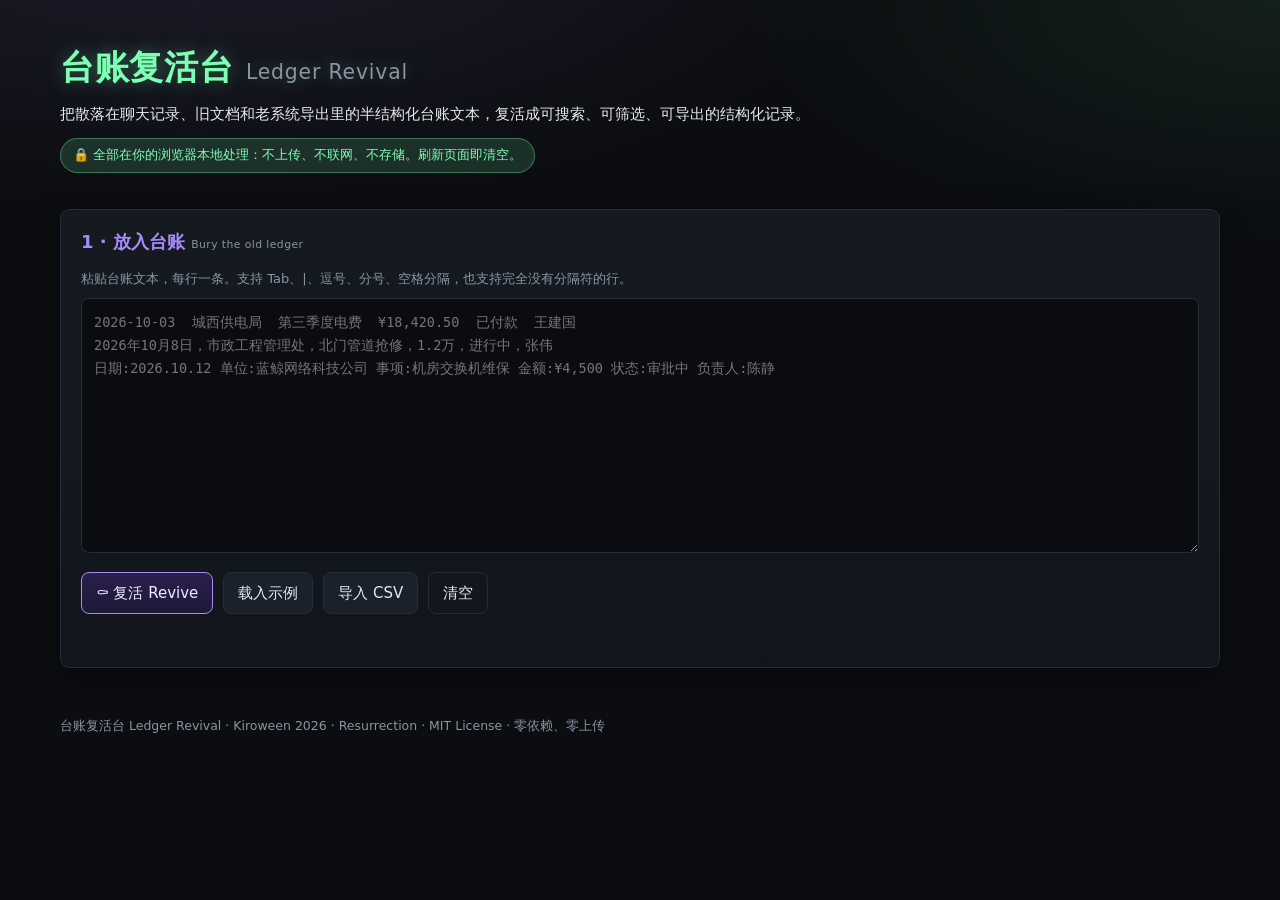
<file: index.html>
<!DOCTYPE html>
<html lang="zh-CN">
<head>
  <meta charset="utf-8">
  <meta http-equiv="Content-Security-Policy" content="default-src 'none'; script-src 'self'; style-src 'self'; img-src 'self' data:; connect-src 'none'; form-action 'none'; base-uri 'none'; object-src 'none'">
  <meta name="referrer" content="no-referrer">
  <meta name="viewport" content="width=device-width, initial-scale=1">
  <meta name="description" content="台账复活台：把半结构化台账文本复活成可搜索的结构化记录。全部在浏览器本地处理，不上传任何数据。">
  <title>台账复活台 · Ledger Revival</title>
  <link rel="icon" href="data:image/svg+xml,%3Csvg xmlns='http://www.w3.org/2000/svg' viewBox='0 0 100 100'%3E%3Ctext y='.9em' font-size='90'%3E%F0%9F%91%BB%3C/text%3E%3C/svg%3E">
  <link rel="stylesheet" href="css/style.css">
</head>
<body>
  <header class="hero">
    <h1>台账复活台 <span class="en">Ledger Revival</span></h1>
    <p class="tagline">把散落在聊天记录、旧文档和老系统导出里的半结构化台账文本，复活成可搜索、可筛选、可导出的结构化记录。</p>
    <p class="privacy" role="note">🔒 全部在你的浏览器本地处理：不上传、不联网、不存储。刷新页面即清空。</p>
  </header>

  <main>
    <section class="panel" aria-labelledby="input-title">
      <h2 id="input-title">1 · 放入台账 <span class="en">Bury the old ledger</span></h2>
      <label class="field-label" for="raw-input">粘贴台账文本，每行一条。支持 Tab、|、逗号、分号、空格分隔，也支持完全没有分隔符的行。</label>
      <textarea id="raw-input" rows="10" spellcheck="false" autocomplete="off"
        placeholder="2026-10-03  城西供电局  第三季度电费  ¥18,420.50  已付款  王建国&#10;2026年10月8日，市政工程管理处，北门管道抢修，1.2万，进行中，张伟&#10;日期:2026.10.12 单位:蓝鲸网络科技公司 事项:机房交换机维保 金额:¥4,500 状态:审批中 负责人:陈静"></textarea>
      <div class="actions">
        <button type="button" id="btn-revive" class="primary">⚰️ 复活 Revive</button>
        <button type="button" id="btn-sample">载入示例</button>
        <label class="button" for="file-input">导入 CSV</label>
        <input type="file" id="file-input" accept=".csv,.txt,text/csv,text/plain" hidden>
        <button type="button" id="btn-clear" class="ghost">清空</button>
      </div>
      <p id="status-msg" class="status-msg" role="status" aria-live="polite"></p>
    </section>

    <section class="panel" id="result-panel" aria-labelledby="result-title" hidden>
      <h2 id="result-title">2 · 复活的记录 <span class="en">Risen records</span></h2>

      <div class="toolbar">
        <input type="search" id="f-keyword" placeholder="🔍 关键词搜索，空格分隔多个词（同时满足）" aria-label="关键词搜索">
        <button type="button" id="btn-reset" class="ghost">清除筛选</button>
        <button type="button" id="btn-export" class="primary">⬇ 导出 CSV</button>
      </div>

      <div class="filters">
        <label>日期从 <input type="date" id="f-date-from"></label>
        <label>到 <input type="date" id="f-date-to"></label>
        <label>单位/对象 <select id="f-party"></select></label>
        <label>事项包含 <input type="text" id="f-item" placeholder="如：维修"></label>
        <label>金额 ≥ <input type="number" id="f-amount-min" step="any" inputmode="decimal"></label>
        <label>金额 ≤ <input type="number" id="f-amount-max" step="any" inputmode="decimal"></label>
        <label>状态 <select id="f-status"></select></label>
        <label>责任人 <select id="f-owner"></select></label>
      </div>

      <p id="stats" class="stats"></p>
      <p class="legend"><span class="unsure-sample">虚线下划线</span> 表示自动识别不确定，请对照“原文”核对。</p>

      <div class="table-wrap">
        <table id="table">
          <thead>
            <tr>
              <th scope="col">#</th>
              <th scope="col">日期</th>
              <th scope="col">单位/对象</th>
              <th scope="col">事项</th>
              <th scope="col" class="num">金额</th>
              <th scope="col">状态</th>
              <th scope="col">责任人</th>
              <th scope="col">原文</th>
            </tr>
          </thead>
          <tbody id="tbody"></tbody>
        </table>
        <p id="empty-msg" class="empty-msg" hidden>没有符合条件的记录。</p>
      </div>
      <button type="button" id="btn-more" class="ghost more" hidden>显示更多</button>
    </section>
  </main>

  <footer class="footer">
    台账复活台 Ledger Revival · Kiroween 2026 · Resurrection · MIT License · 零依赖、零上传
  </footer>

  <script src="js/csv.js"></script>
  <script src="js/parser.js"></script>
  <script src="js/filter.js"></script>
  <script src="js/sample.js"></script>
  <script src="js/app.js"></script>
</body>
</html>
</file>
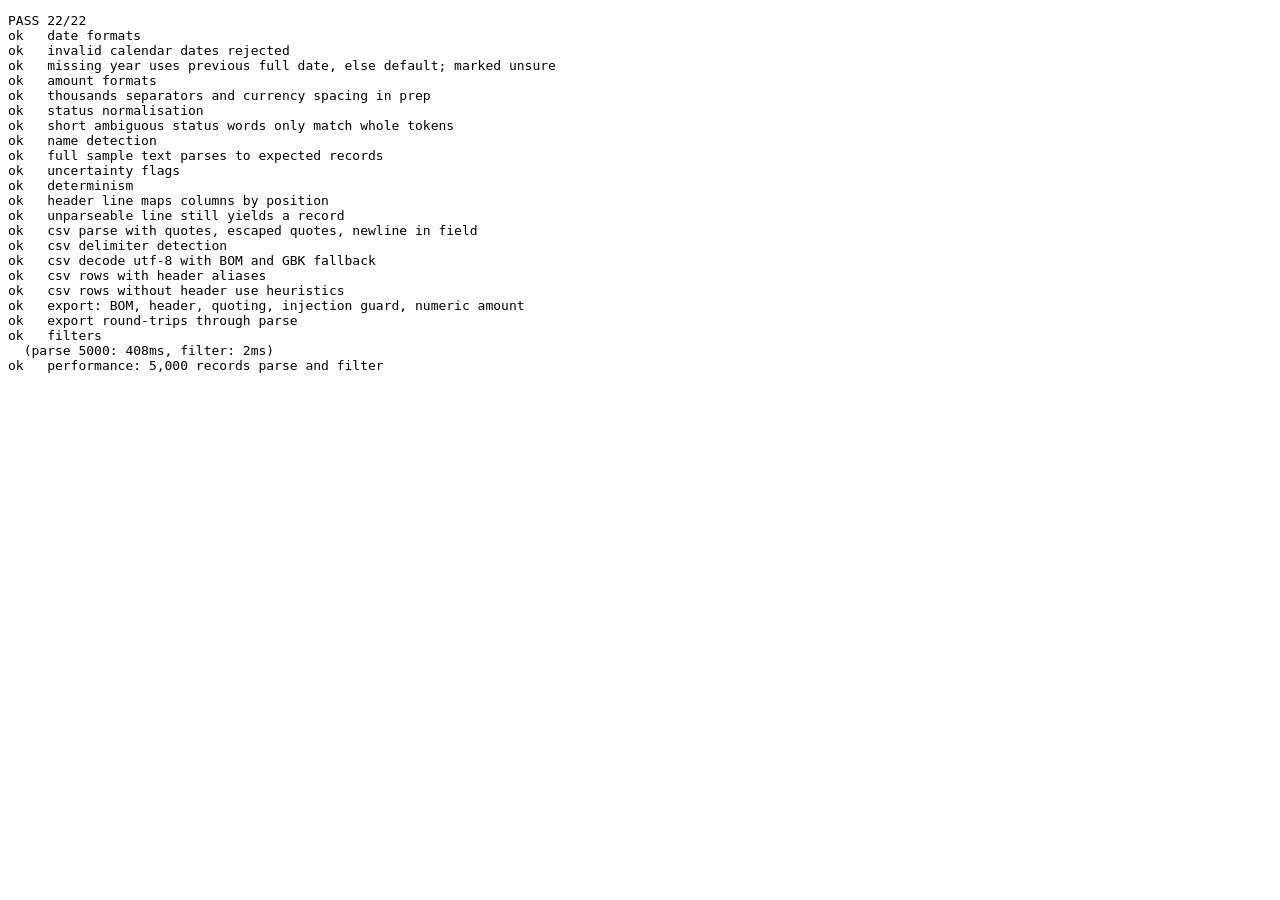
<file: tests/index.html>
<!DOCTYPE html>
<html lang="zh-CN">
<head>
  <meta charset="utf-8">
  <title>Ledger Revival tests</title>
</head>
<body>
  <pre id="out">running…</pre>
  <script src="../js/csv.js"></script>
  <script src="../js/parser.js"></script>
  <script src="../js/filter.js"></script>
  <script src="../js/sample.js"></script>
  <script src="tests.js"></script>
</body>
</html>
</file>
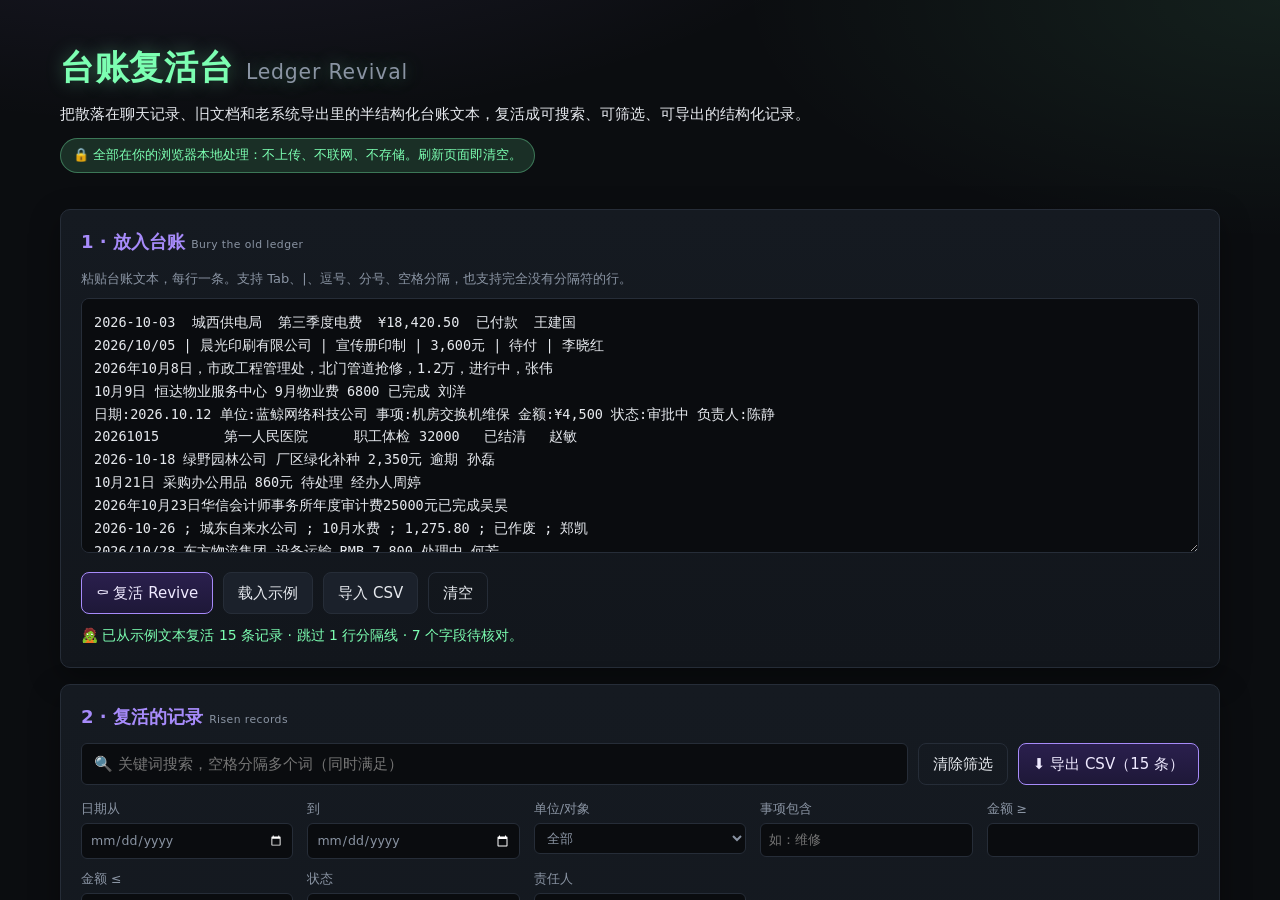
<file: submission/shots.html>
<!DOCTYPE html>
<html lang="zh-CN">
<head>
  <meta charset="utf-8">
  <title>Ledger Revival gallery shots</title>
  <style>
    html, body { margin: 0; background: #0b0d10; overflow: hidden; }
    iframe { border: 0; width: 100vw; height: 100vh; display: block; }
  </style>
</head>
<body>
  <!-- 生成 Devpost 图库截图用：?shot=overview|table|search|csv。需 --allow-file-access-from-files。 -->
  <iframe id="app" src="../index.html"></iframe>
  <script src="shots.js"></script>
</body>
</html>
</file>
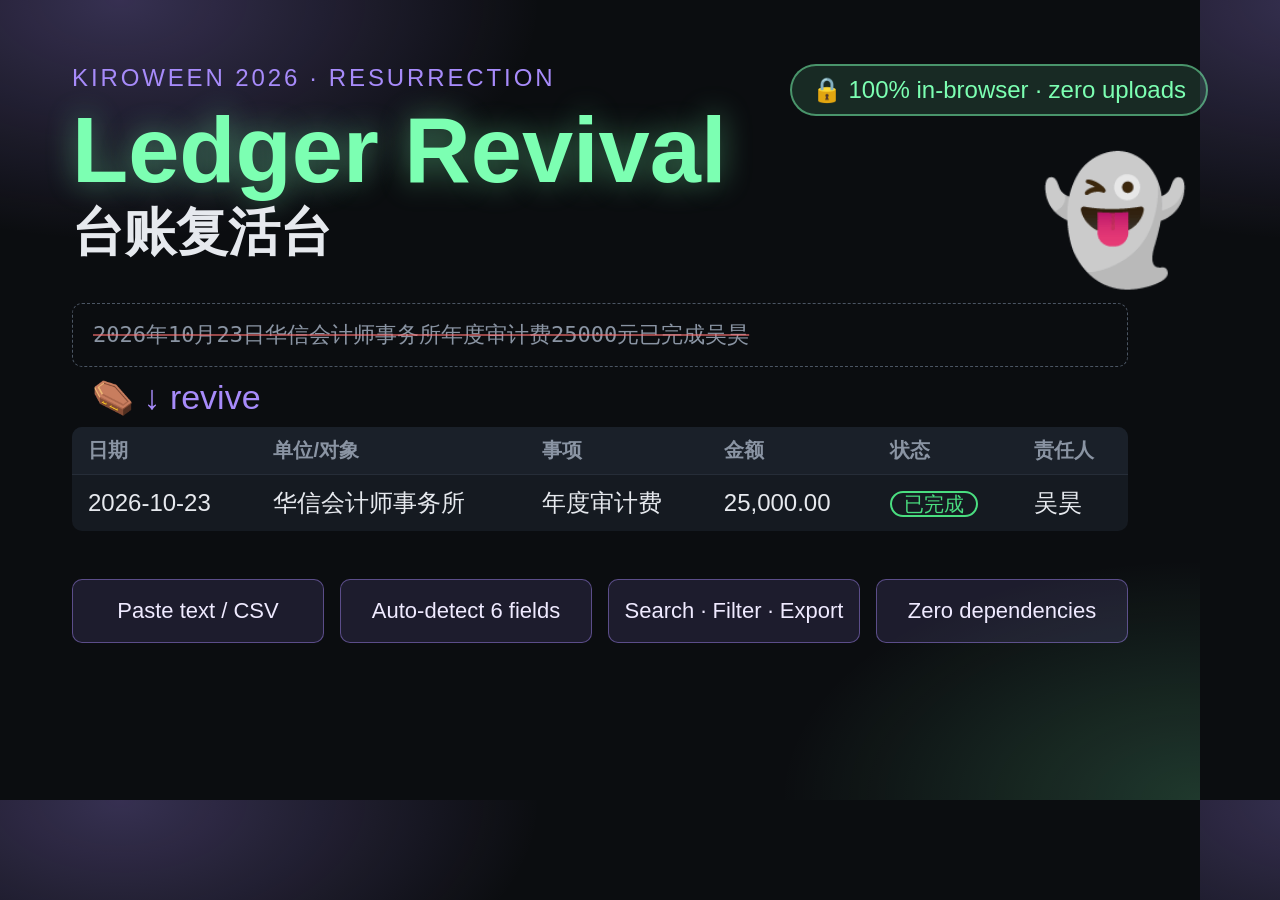
<file: submission/thumbnail.html>
<!DOCTYPE html>
<html lang="zh-CN">
<head>
<meta charset="utf-8">
<title>Ledger Revival thumbnail</title>
<style>
  html, body { margin: 0; width: 1200px; height: 800px; overflow: hidden; }
  body {
    background:
      radial-gradient(700px 400px at 10% 0%, rgba(167,139,250,.28), transparent 60%),
      radial-gradient(700px 400px at 100% 100%, rgba(124,255,178,.18), transparent 60%),
      #0b0d10;
    color: #e6e9ee;
    font-family: "Segoe UI", "Microsoft YaHei", sans-serif;
    padding: 64px 72px;
    box-sizing: border-box;
  }
  .kicker { color: #a78bfa; font-size: 24px; letter-spacing: .12em; text-transform: uppercase; }
  h1 { margin: 10px 0 0; font-size: 92px; line-height: 1.05; color: #7cffb2; text-shadow: 0 0 30px rgba(124,255,178,.45); }
  h1 span { display: block; font-size: 52px; color: #e6e9ee; text-shadow: none; margin-top: 6px; }
  .raw {
    margin-top: 44px; padding: 16px 20px; border: 1px dashed #4b5563; border-radius: 10px;
    font-family: Consolas, "Microsoft YaHei Mono", monospace; font-size: 22px; color: #8a94a3;
    text-decoration: line-through; text-decoration-color: rgba(248,113,113,.6);
  }
  .arrow { font-size: 34px; color: #a78bfa; margin: 10px 0 10px 20px; }
  table { border-collapse: collapse; font-size: 24px; width: 100%; background: #151a21; border-radius: 10px; overflow: hidden; }
  th { text-align: left; color: #8a94a3; font-weight: 600; padding: 10px 16px; background: #1a2029; font-size: 20px; }
  td { padding: 12px 16px; border-top: 1px solid #262d38; white-space: nowrap; }
  .chip { color: #4ade80; border: 2px solid #4ade80; border-radius: 999px; padding: 0 12px; font-size: 20px; }
  .badge {
    position: absolute; right: 72px; top: 64px; padding: 10px 20px; border-radius: 999px;
    border: 2px solid rgba(124,255,178,.5); background: rgba(124,255,178,.12); color: #7cffb2; font-size: 24px;
  }
  .features { display: flex; gap: 16px; margin-top: 48px; }
  .features span {
    flex: 1; text-align: center; padding: 18px 10px; border-radius: 10px; font-size: 22px;
    background: rgba(167,139,250,.12); border: 1px solid rgba(167,139,250,.45); color: #efeaff;
  }
  .ghost { position: absolute; right: 90px; top: 150px; font-size: 120px; opacity: .9; }
</style>
</head>
<body>
  <div class="badge">🔒 100% in-browser · zero uploads</div>
  <div class="ghost">👻</div>
  <div class="kicker">Kiroween 2026 · Resurrection</div>
  <h1>Ledger Revival<span>台账复活台</span></h1>
  <div class="raw">2026年10月23日华信会计师事务所年度审计费25000元已完成吴昊</div>
  <div class="arrow">⚰️ ↓ revive</div>
  <table>
    <tr><th>日期</th><th>单位/对象</th><th>事项</th><th>金额</th><th>状态</th><th>责任人</th></tr>
    <tr><td>2026-10-23</td><td>华信会计师事务所</td><td>年度审计费</td><td>25,000.00</td><td><span class="chip">已完成</span></td><td>吴昊</td></tr>
  </table>
  <div class="features">
    <span>Paste text / CSV</span><span>Auto-detect 6 fields</span><span>Search · Filter · Export</span><span>Zero dependencies</span>
  </div>
</body>
</html>
</file>
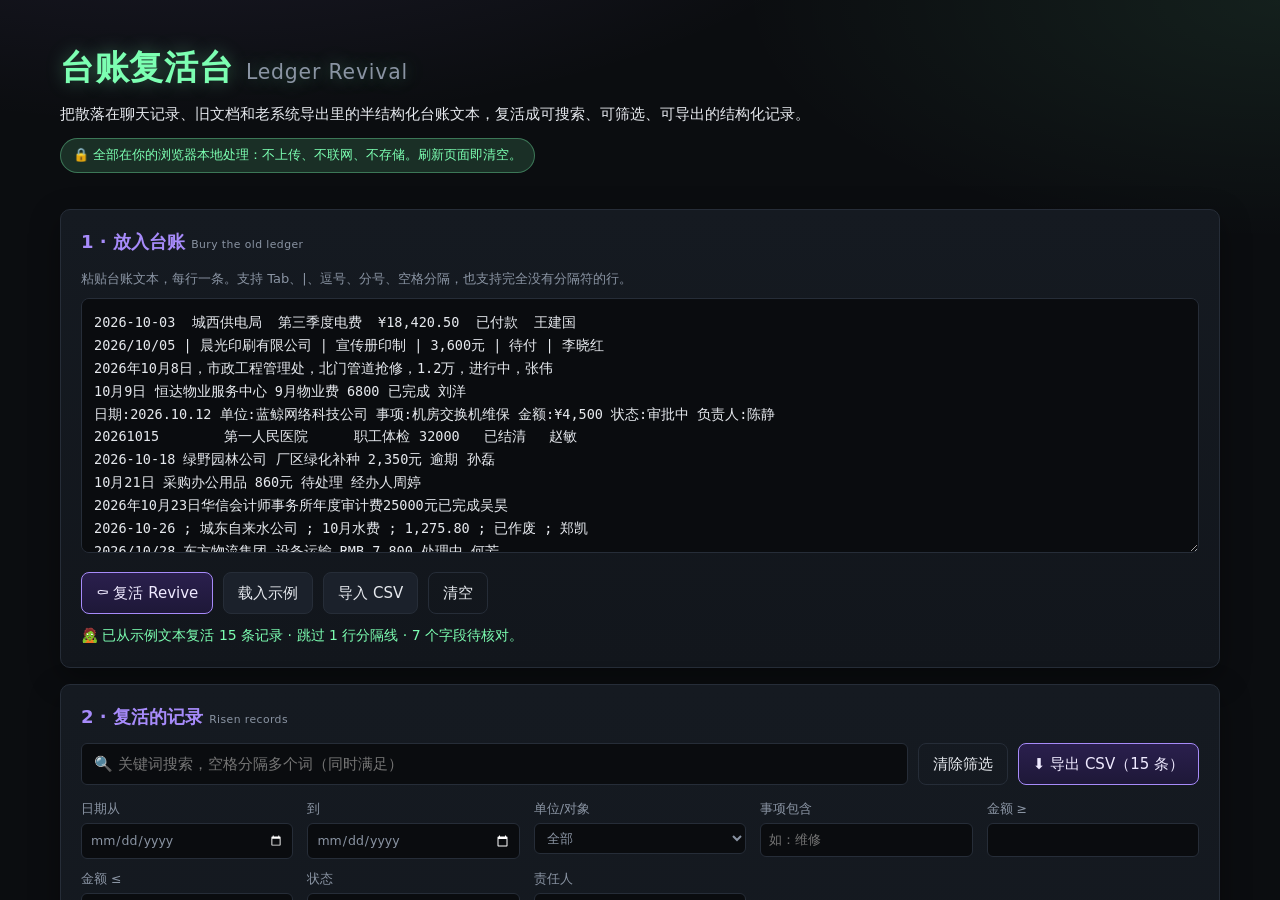
<file: tests/ui.html>
<!DOCTYPE html>
<html lang="zh-CN">
<head>
  <meta charset="utf-8">
  <title>Ledger Revival UI smoke test</title>
  <style>
    html, body { margin: 0; background: #000; }
    iframe { border: 0; width: 100vw; height: 100vh; display: block; }
    #out { position: fixed; left: -9999px; }
  </style>
</head>
<body>
  <!-- 用 run-ui.ps1 以 --allow-file-access-from-files 运行：驱动真实页面，检查渲染、CSV 导入、CSP 断网。 -->
  <iframe id="app" src="../index.html"></iframe>
  <pre id="out">running…</pre>
  <script src="ui.js"></script>
</body>
</html>
</file>
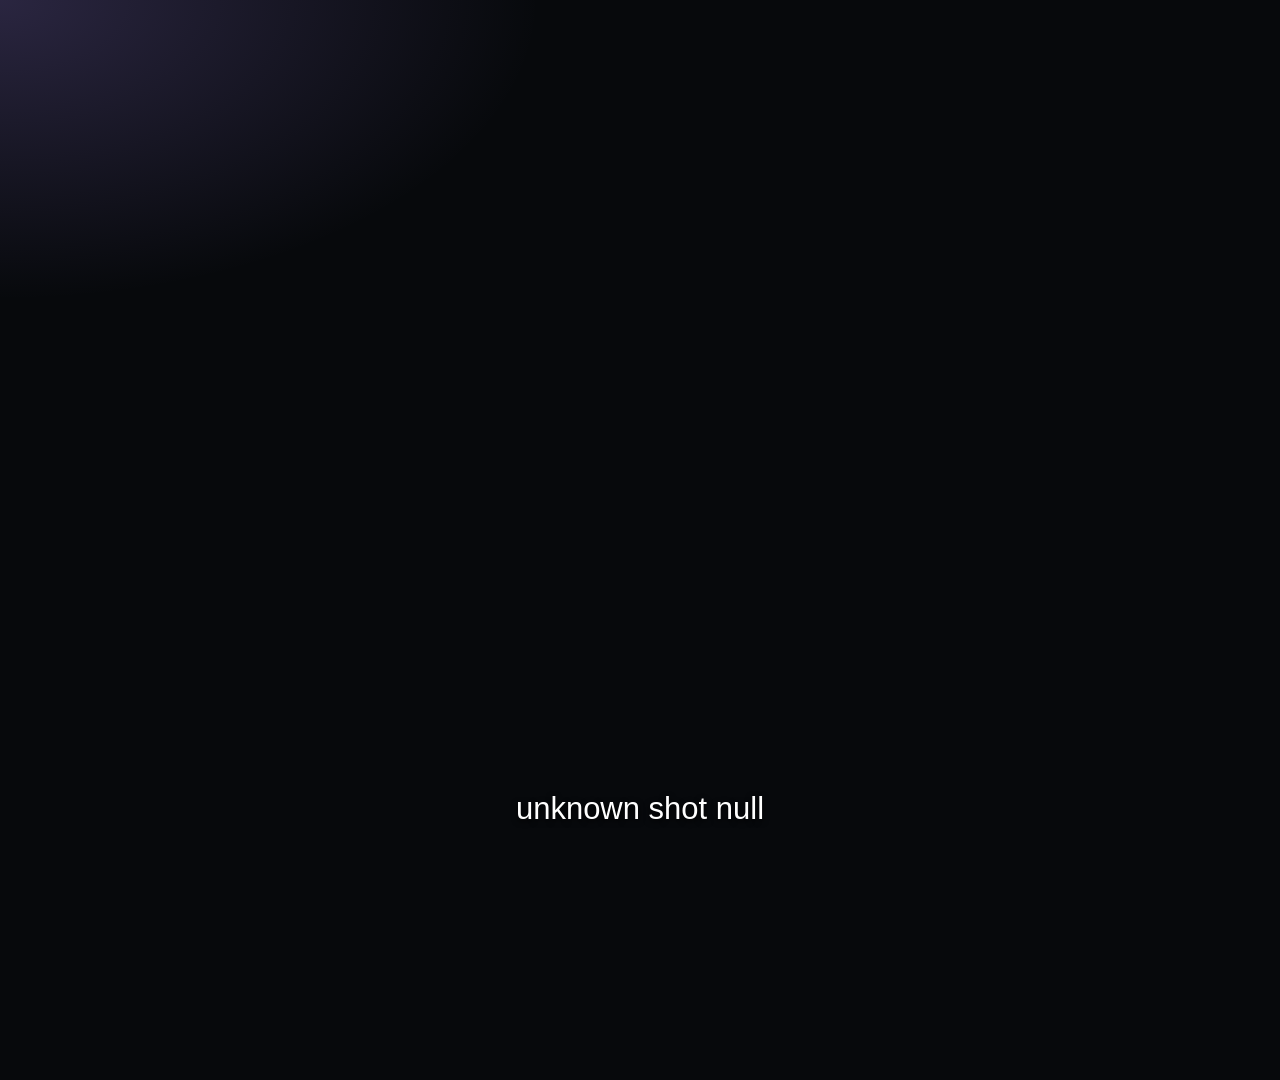
<file: submission/video/scenes.html>
<!DOCTYPE html>
<html lang="zh-CN">
<head>
<meta charset="utf-8">
<title>Ledger Revival video scenes</title>
<link rel="stylesheet" href="scenes.css">
</head>
<body>
  <!-- 视频分镜渲染页：?shot=<id>，1920×1080。需 --allow-file-access-from-files。 -->
  <div id="stage"></div>
  <div id="caption"></div>
  <script src="../../js/csv.js"></script>
  <script src="../../js/parser.js"></script>
  <script src="../../js/sample.js"></script>
  <script src="scenes.js"></script>
</body>
</html>
</file>
<file: css/style.css>
/* Ledger Revival — 暗夜墓园主题 */
:root {
  --bg: #0b0d10;
  --bg-2: #12161c;
  --panel: #151a21;
  --line: #262d38;
  --text: #e6e9ee;
  --muted: #8a94a3;
  --ghost: #7cffb2;
  --ghost-dim: rgba(124, 255, 178, 0.14);
  --violet: #a78bfa;
  --warn: #fbbf24;
  --danger: #f87171;
  --radius: 10px;
  color-scheme: dark;
}

* { box-sizing: border-box; }

html, body { margin: 0; }

body {
  background:
    radial-gradient(1200px 500px at 15% -10%, rgba(167, 139, 250, 0.12), transparent 60%),
    radial-gradient(900px 400px at 100% 0%, rgba(124, 255, 178, 0.08), transparent 60%),
    var(--bg);
  color: var(--text);
  font: 15px/1.6 system-ui, -apple-system, "Segoe UI", "PingFang SC", "Microsoft YaHei", sans-serif;
  min-height: 100vh;
}

.en { color: var(--muted); font-weight: 400; font-size: 0.6em; letter-spacing: 0.04em; }

.hero { max-width: 1200px; margin: 0 auto; padding: 40px 20px 8px; }
.hero h1 {
  margin: 0 0 8px;
  font-size: 34px;
  letter-spacing: 0.02em;
  color: var(--ghost);
  text-shadow: 0 0 18px rgba(124, 255, 178, 0.35);
}
.tagline { margin: 0 0 12px; color: var(--text); max-width: 780px; }
.privacy {
  display: inline-block;
  margin: 0;
  padding: 6px 12px;
  border: 1px solid rgba(124, 255, 178, 0.35);
  border-radius: 999px;
  background: var(--ghost-dim);
  color: var(--ghost);
  font-size: 13px;
}

main { max-width: 1200px; margin: 0 auto; padding: 12px 20px 24px; }

.panel {
  background: linear-gradient(180deg, var(--panel), var(--bg-2));
  border: 1px solid var(--line);
  border-radius: var(--radius);
  padding: 18px 20px 20px;
  margin: 16px 0;
  box-shadow: 0 10px 30px rgba(0, 0, 0, 0.35);
}
.panel h2 { margin: 0 0 12px; font-size: 18px; color: var(--violet); }

.field-label { display: block; margin-bottom: 8px; color: var(--muted); font-size: 13px; }

textarea, input, select, button, .button { font: inherit; color: inherit; }

textarea {
  width: 100%;
  min-height: 200px;
  resize: vertical;
  padding: 12px;
  background: #0a0c0f;
  border: 1px solid var(--line);
  border-radius: 8px;
  font-family: ui-monospace, "Cascadia Mono", Consolas, "Microsoft YaHei Mono", monospace;
  font-size: 13.5px;
  line-height: 1.7;
}

input[type="search"], input[type="text"], input[type="number"], input[type="date"], select {
  background: #0a0c0f;
  border: 1px solid var(--line);
  border-radius: 6px;
  padding: 6px 8px;
  min-width: 0;
}

textarea:focus, input:focus, select:focus, button:focus-visible, .button:focus-visible {
  outline: 2px solid var(--ghost);
  outline-offset: 1px;
}

.actions, .toolbar { display: flex; flex-wrap: wrap; gap: 10px; align-items: center; margin-top: 12px; }
.toolbar { margin-top: 0; }
.toolbar input[type="search"] { flex: 1 1 320px; padding: 8px 12px; }

button, .button {
  display: inline-flex;
  align-items: center;
  gap: 6px;
  padding: 8px 14px;
  border-radius: 8px;
  border: 1px solid var(--line);
  background: #1b212b;
  cursor: pointer;
  user-select: none;
  transition: border-color 0.15s, background 0.15s, box-shadow 0.15s;
}
button:hover, .button:hover { border-color: var(--violet); }
button.primary {
  background: linear-gradient(180deg, #2a1f4d, #1e1838);
  border-color: var(--violet);
  color: #efeaff;
}
button.primary:hover { box-shadow: 0 0 14px rgba(167, 139, 250, 0.45); }
button.ghost { background: transparent; }
button:disabled { opacity: 0.45; cursor: not-allowed; box-shadow: none; }

.status-msg { min-height: 1.6em; margin: 10px 0 0; color: var(--ghost); font-size: 14px; }
.status-msg.error { color: var(--danger); }

.filters {
  display: grid;
  grid-template-columns: repeat(auto-fill, minmax(200px, 1fr));
  gap: 10px 14px;
  margin: 14px 0 6px;
}
.filters label { display: flex; flex-direction: column; gap: 4px; font-size: 12.5px; color: var(--muted); }

.stats { margin: 10px 0 2px; font-size: 14px; }
.stats strong { color: var(--ghost); }
.legend { margin: 0 0 10px; color: var(--muted); font-size: 12.5px; }
.unsure-sample { text-decoration: underline dashed var(--warn); text-underline-offset: 3px; color: var(--text); }

.table-wrap { overflow: auto; max-height: 70vh; border: 1px solid var(--line); border-radius: 8px; }

table { width: 100%; border-collapse: collapse; font-size: 13.5px; }
thead th {
  position: sticky;
  top: 0;
  z-index: 1;
  background: #1a2029;
  color: var(--muted);
  font-weight: 600;
  text-align: left;
  white-space: nowrap;
  padding: 9px 10px;
  border-bottom: 1px solid var(--line);
}
tbody td { padding: 8px 10px; border-bottom: 1px solid #1d232c; vertical-align: top; }
tbody tr:nth-child(even) td { background: rgba(255, 255, 255, 0.015); }
tbody tr:hover td { background: rgba(167, 139, 250, 0.07); }

td.id { color: var(--muted); width: 1%; }
td.date { white-space: nowrap; font-variant-numeric: tabular-nums; }
th.num, td.amount { text-align: right; white-space: nowrap; font-variant-numeric: tabular-nums; }
td.amount.neg { color: var(--danger); }
td.owner { white-space: nowrap; }
td.raw {
  max-width: 320px;
  color: var(--muted);
  font-family: ui-monospace, Consolas, monospace;
  font-size: 12px;
  white-space: pre-wrap;
  word-break: break-all;
}

td.unsure { text-decoration: underline dashed var(--warn); text-underline-offset: 3px; }
td.unsure.empty::before { content: "—"; color: var(--warn); }

mark { background: rgba(124, 255, 178, 0.28); color: #fff; border-radius: 3px; padding: 0 1px; }

.chip {
  display: inline-block;
  padding: 1px 8px;
  border-radius: 999px;
  font-size: 12px;
  white-space: nowrap;
  border: 1px solid currentColor;
}
.s-done { color: #4ade80; }
.s-doing { color: #60a5fa; }
.s-todo { color: var(--warn); }
.s-cancel { color: #9ca3af; }
.s-overdue { color: var(--danger); }
.s-other { color: var(--violet); }

.empty-msg { margin: 0; padding: 24px; text-align: center; color: var(--muted); }
.more { margin: 12px auto 0; display: flex; }

.footer { max-width: 1200px; margin: 0 auto; padding: 8px 20px 32px; color: var(--muted); font-size: 12.5px; }

[hidden] { display: none !important; }

@media (max-width: 640px) {
  .hero h1 { font-size: 26px; }
  .panel { padding: 14px; }
}

@media (prefers-reduced-motion: reduce) {
  * { transition: none !important; }
}
</file>
<file: submission/video/scenes.css>
html, body { margin: 0; width: 1920px; height: 1080px; overflow: hidden; }
body {
  background:
    radial-gradient(900px 500px at 0% 0%, rgba(167,139,250,.22), transparent 60%),
    radial-gradient(900px 500px at 100% 100%, rgba(124,255,178,.14), transparent 60%),
    #07090c;
  color: #e6e9ee;
  font-family: "Segoe UI", "Microsoft YaHei", sans-serif;
}
#stage { position: absolute; left: 60px; top: 36px; width: 1800px; height: 860px; }
#caption {
  position: absolute; left: 160px; right: 160px; bottom: 26px; height: 130px;
  display: flex; align-items: center; justify-content: center; text-align: center;
  font-size: 31px; line-height: 1.4; color: #fff;
  text-shadow: 0 2px 6px #000;
}
#caption:empty { display: none; }

/* 窗口外框 */
.win { width: 100%; height: 100%; border-radius: 14px; overflow: hidden; background: #0b0d10;
  border: 1px solid #2b3340; box-shadow: 0 30px 80px rgba(0,0,0,.6); display: flex; flex-direction: column; }
.bar { height: 46px; flex: 0 0 46px; display: flex; align-items: center; gap: 10px; padding: 0 16px;
  background: #1a1f27; border-bottom: 1px solid #2b3340; font-size: 18px; color: #9aa4b2; }
.dot { width: 13px; height: 13px; border-radius: 50%; background: #3a424f; }
.url { margin-left: 18px; flex: 1; background: #0f1318; border-radius: 8px; padding: 6px 14px; color: #c9d1dc;
  font-family: Consolas, monospace; font-size: 17px; }
.body { position: relative; flex: 1; overflow: hidden; }

/* 应用 iframe：1440×650 放大 1.25 倍铺满 */
.app-frame { position: absolute; left: 0; top: 0; width: 1440px; height: 651px; border: 0;
  transform: scale(1.25); transform-origin: 0 0; }

/* 标题卡 */
.card { height: 100%; display: flex; flex-direction: column; align-items: center; justify-content: center; text-align: center; }
.card .ghost { font-size: 150px; }
.card h1 { margin: 10px 0 0; font-size: 150px; color: #7cffb2; text-shadow: 0 0 40px rgba(124,255,178,.45); letter-spacing: .01em; }
.card p { margin: 18px 0 0; font-size: 40px; color: #c4b5fd; }

/* 记事本 */
.notepad { background: #f8f8f6; color: #1f2328; height: 100%; padding: 26px 30px; box-sizing: border-box;
  font-family: Consolas, "Microsoft YaHei Mono", "Microsoft YaHei", monospace; font-size: 27px; line-height: 1.68; white-space: pre; }
.notepad .hl { background: #ffe58a; outline: 3px solid #f59e0b; border-radius: 4px; }
.bar.light { background: #eceae6; color: #333; border-bottom-color: #d5d2cc; }

/* 代码 / 文本文件 */
.code { height: 100%; padding: 22px 0; box-sizing: border-box; font-family: Consolas, "Microsoft YaHei Mono", monospace;
  font-size: 23px; line-height: 1.55; background: #0d1117; overflow: hidden; }
.code .ln { display: flex; }
.code .no { width: 70px; flex: 0 0 70px; text-align: right; padding-right: 22px; color: #4b5563; user-select: none; }
.code .tx { white-space: pre-wrap; word-break: break-word; padding-right: 30px; color: #d6dde6; }
.code .h { color: #c4b5fd; font-weight: 700; }
.code .k { color: #7cffb2; }
.code .ok { color: #4ade80; }
.code .mark { background: rgba(124,255,178,.14); }

.split { display: flex; gap: 24px; height: 100%; }
.split > .win { flex: 1; }

/* 表格（导出的 CSV） */
.sheet { border-collapse: collapse; font-size: 22px; background: #fff; color: #111; width: 100%; }
.sheet th { background: #f0f0f0; color: #555; font-weight: 600; border: 1px solid #d0d0d0; padding: 6px 10px; }
.sheet td { border: 1px solid #d9d9d9; padding: 6px 10px; white-space: nowrap; max-width: 520px; overflow: hidden; text-overflow: ellipsis; }
.sheet td.n { text-align: right; font-variant-numeric: tabular-nums; }
.sheet tr:first-child td { font-weight: 700; background: #e8f5ee; }
.sheet-wrap { background: #fff; height: 100%; overflow: hidden; }

.tag { position: absolute; right: 26px; top: 20px; padding: 8px 18px; border-radius: 999px; font-size: 22px;
  background: rgba(124,255,178,.14); border: 2px solid rgba(124,255,178,.5); color: #7cffb2; }
</file>
